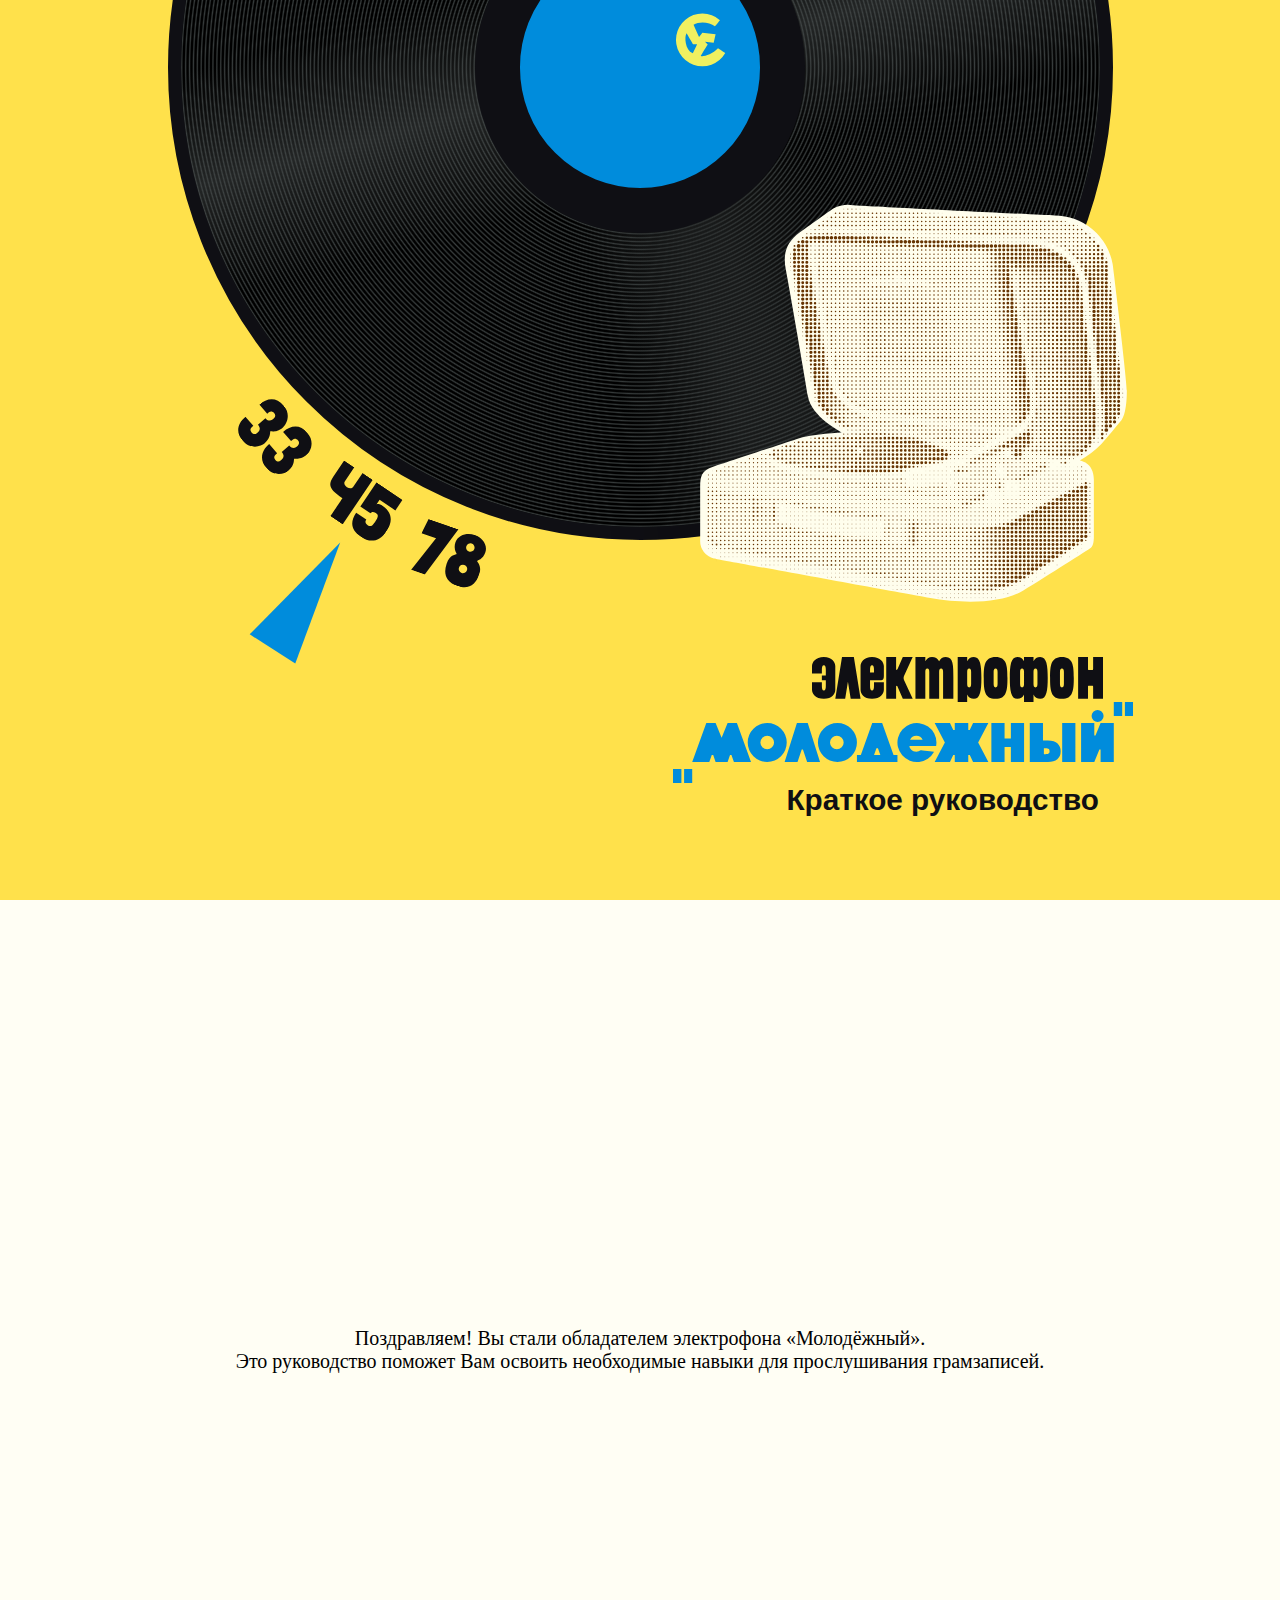
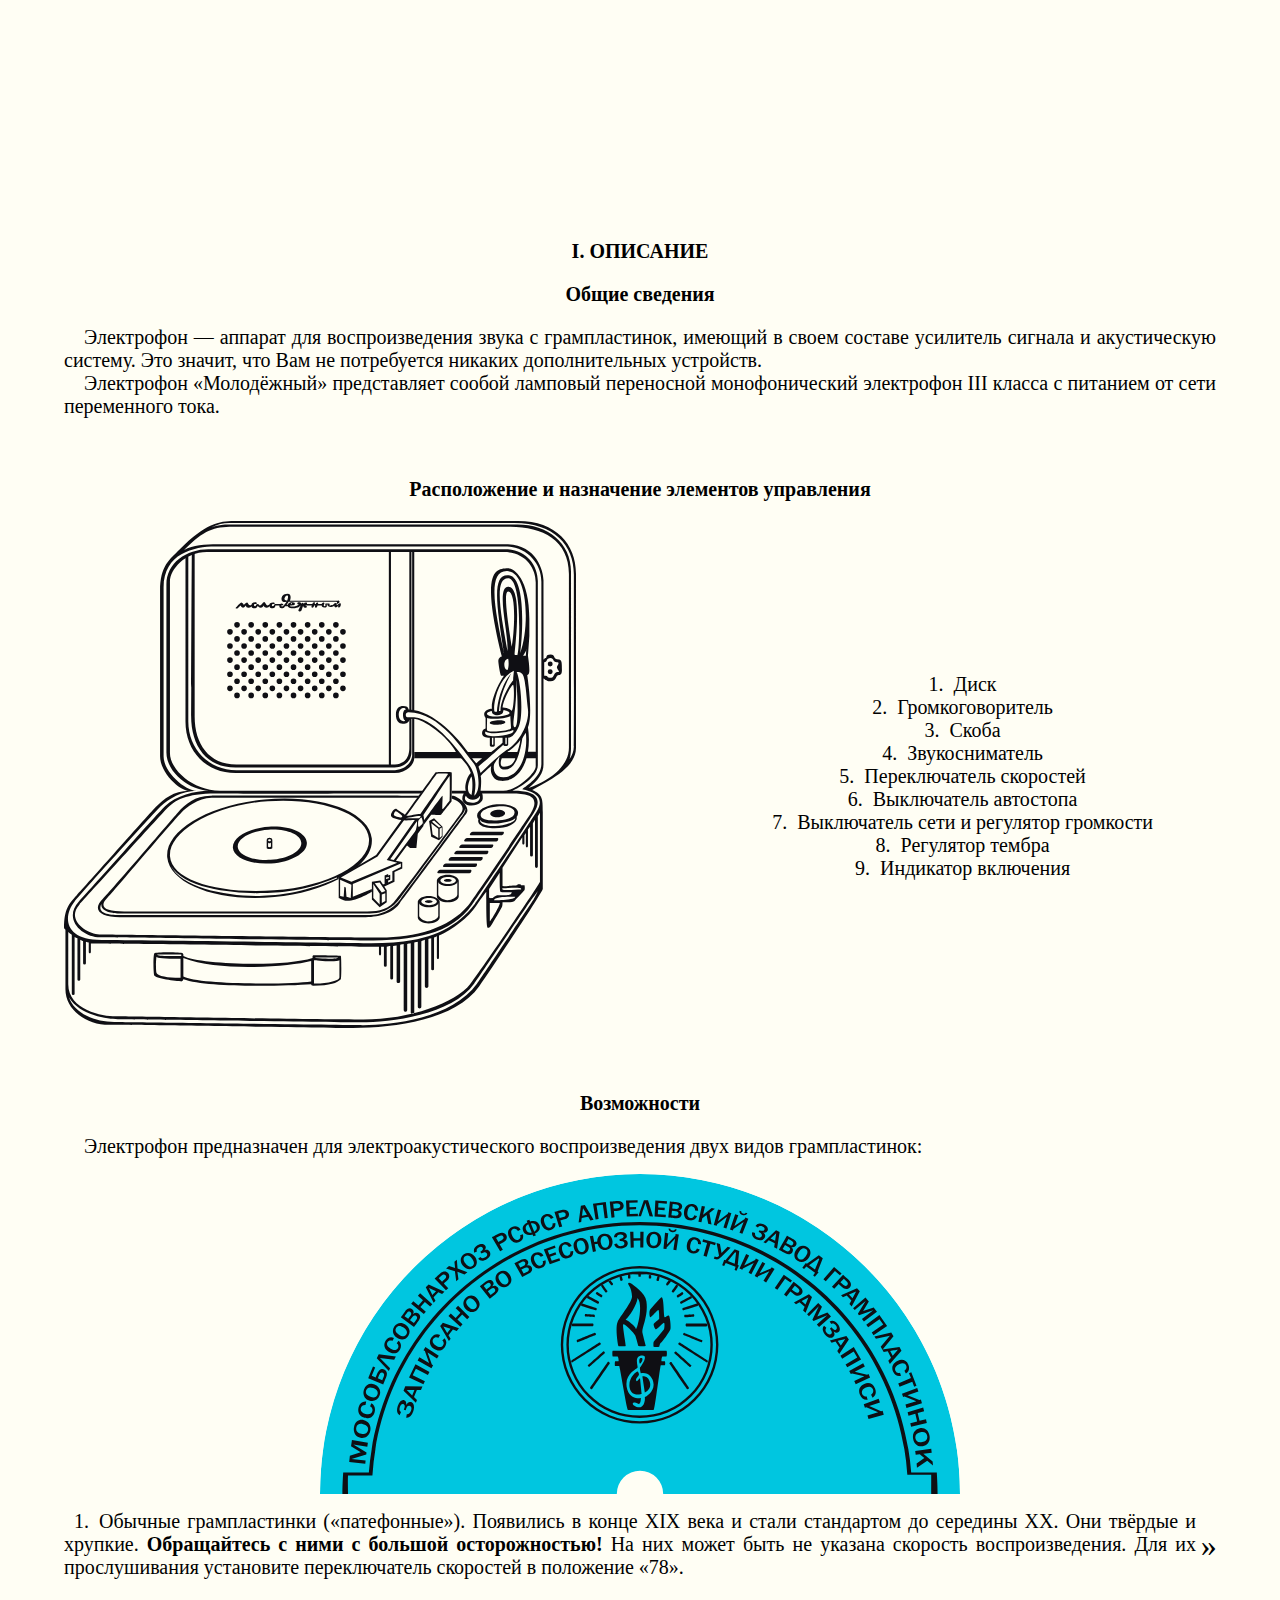
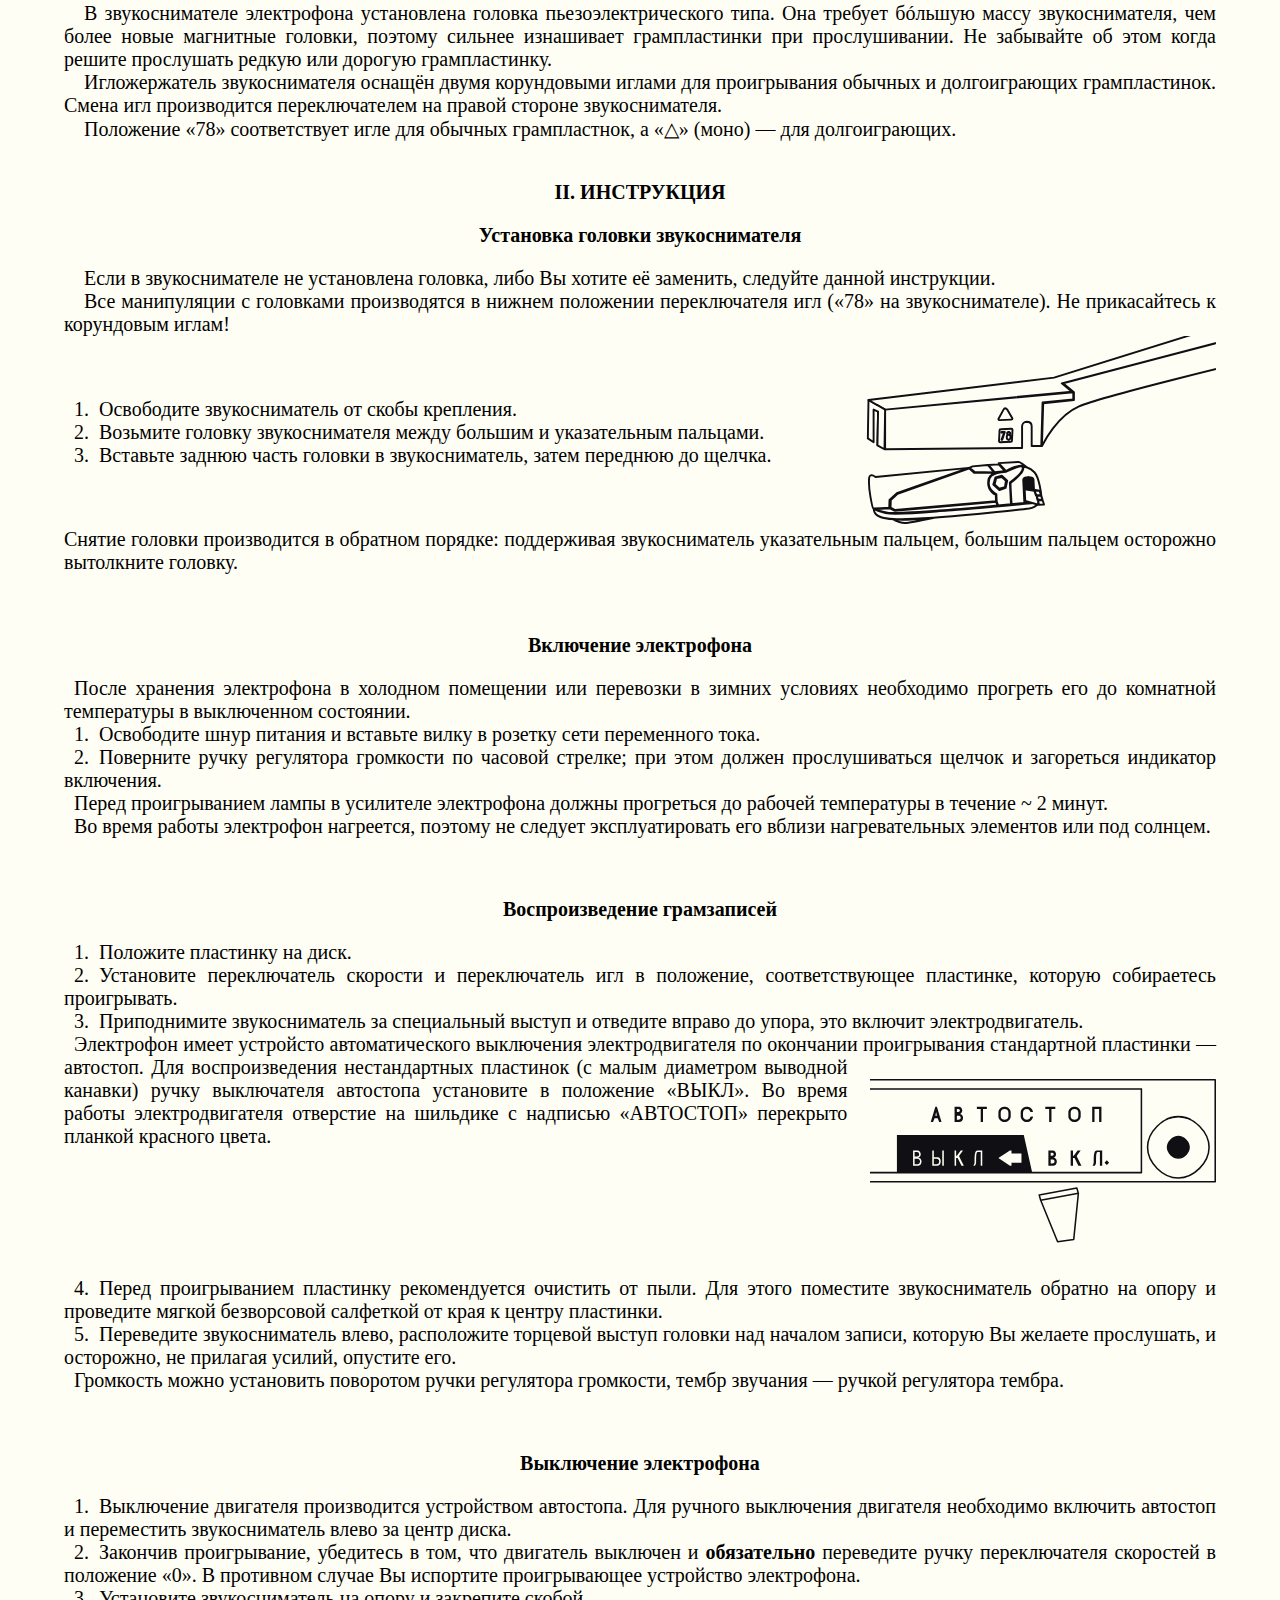
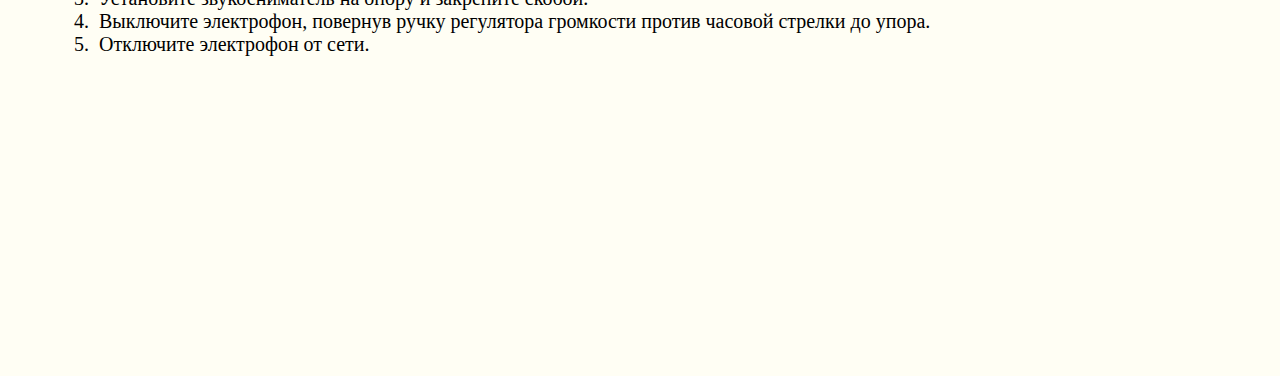
<file: index.html>
﻿<!DOCTYPE html>
<html>
  <head>
    <title>Электрофон «Молодёжный»</title>
    <link rel="icon" type="image/png" href="favicon.png">
    <script src="index.js"></script>
    <link href="index.css" rel="stylesheet" type="text/css" />
    <meta name="viewport" content="width=device-width, initial-scale=1">
  </head>
  <body>
    <section class="title">
      <div class="cover">
        <div class="vinyl">
          <div class="vinyl__base vinyl__base_45"></div><div class="vinyl__shadow vinyl__shadow_45"><div class="vinyl__label"></div></div>
        </div>
        <div class="speed-selector__arrow speed-selector__arrow_45"></div>
        <div class="speed-selector__numbers">
          <img class="speed-selector__33" src="33.svg" alt="33" /><img class="speed-selector__45" src="45.svg" alt="45" /><img class="speed-selector__78" src="78.svg" alt="78" />
        </div>
        <img class="cover__image" src="record-player_halftone.svg" alt="" />
        <img class="cover__electrophone" src="electrophone.svg" alt="электрофон" />
        <img class="cover__juvenile" src="juvenile.svg" alt="„молодёжный“" />
        <div class="cover__subheader">Краткое руководство</div>
      </div>
    </section>
    <section class="first page">
      <div class="page__paragraph">Поздравляем! Вы стали обладателем электрофона «Молодёжный».<br />Это руководство поможет Вам освоить необходимые навыки для прослушивания грамзаписей.</div>
    </section>
    <section class="second page">
      <h1 class="page__header">I. ОПИСАНИЕ</h1>
      <h2 class="page__subheader">Общие сведения</h2>
      <div class="page__paragraph">&emsp;Электрофон — аппарат для воспроизведения звука с грампластинок, имеющий в своем составе усилитель сигнала и акустическую систему. Это значит, что Вам не потребуется никаких дополнительных устройств.</div>
      <div class="page__paragraph">&emsp;Электрофон «Молодёжный» представляет сообой ламповый переносной монофонический электрофон III класса с питанием от сети переменного тока.</div>
    </section>
    <section class="third page">
      <h2 class="page__subheader">Расположение и назначение элементов управления</h2>
      <div class="scheme">
        <figure class="scheme__image">
            <object class="scheme__svg" data="scheme.svg" type="image/svg+xml"></object>
        </figure>
        <ol class="scheme__menu">
          <li class="scheme__menu-element" id="disc">1.&ensp;Диск</li>
          <li class="scheme__menu-element" id="speaker">2.&ensp;Громкоговоритель</li>
          <li class="scheme__menu-element" id="clamp">3.&ensp;Скоба</li>
          <li class="scheme__menu-element" id="tonearm">4.&ensp;Звукосниматель</li>
          <li class="scheme__menu-element" id="speed">5.&ensp;Переключатель скоростей</li>
          <li class="scheme__menu-element" id="autostop">6.&ensp;Выключатель автостопа</li>
          <li class="scheme__menu-element" id="volume">7.&ensp;Выключатель сети и регулятор громкости</li>
          <li class="scheme__menu-element" id="tone">8.&ensp;Регулятор тембра</li>
          <li class="scheme__menu-element" id="fusebox">9.&ensp;Индикатор включения</li>
        </ol>
        <div class="scheme__slider"></div>
      </div>
    </section>
    <section class="fourth page">
      <h2 class="page__subheader">Возможности</h2>
      <div class="page__paragraph">&emsp;Электрофон предназначен для электроакустического воспроизведения двух видов грампластинок:</div>
      <div class="label">
        <div class="label__SVG-container">
          <img class="label__SVG-img" src="" alt=""><img class="label__SVG-img label__SVG-img_down" src="" alt="" />
        </div>
        <div class="label__text">
        <div class="label__arrow-left label__arrow_hidden">«</div><div class="label__arrow-right">»</div>
          <div class="label__text-holder">
            <div class="page__paragraph label__text-78">&ensp;1.&ensp;Обычные грампластинки («патефонные»). Появились в конце XIX века и стали стандартом до середины XX. Они твёрдые и хрупкие. <strong>Обращайтесь с ними с большой осторожностью!</strong> На них может быть не указана скорость воспроизведения. Для их прослушивания установите переключатель скоростей в положение «78».</div>
            <div class="page__paragraph label__text-33">&ensp;2.&ensp;Долгоиграющие («виниловые»). Для увеличения времени проигрывания была уменшена ширина канавки, поэтому проигрываются такие пластинки более тонкой иглой на скорости 33⅓ или 45 об/мин.<br>Гибкие грампластинки воспроизводятся аналогично виниловым.</div>
          </div>
        </div>
      </div>
      <div class="page__paragraph"><br>&emsp;В звукоснимателе электрофона установлена головка пьезоэлектрического типа. Она требует бóльшую массу звукоснимателя, чем более новые магнитные головки, поэтому сильнее изнашивает грампластинки при прослушивании. Не забывайте об этом когда решите прослушать редкую или дорогую грампластинку.</div>
      <div class="page__paragraph">&emsp;Игложержатель звукоснимателя оснащён двумя корундовыми иглами для проигрывания обычных и долгоиграющих грампластинок. Смена игл производится переключателем на правой стороне звукоснимателя.</div>
      <div class="page__paragraph">&emsp;Положение «78» соответствует игле для обычных грампластнок, а «&#x25B3;» (моно) — для долгоиграющих.</div>
    </section>
    <section class="fifth page">
      <h1 class="page__header">II. ИНСТРУКЦИЯ</h1>
      <h2 class="page__subheader">Установка головки звукоснимателя</h2>
      <div class="page__paragraph">&emsp;Если в звукоснимателе не установлена головка, либо Вы хотите её заменить, следуйте данной инструкции.</div>
      <div class="page__paragraph">&emsp;Все манипуляции с головками производятся в нижнем положении переключателя игл («78» на звукоснимателе). Не прикасайтесь к корундовым иглам!</div>
      <div class="fifth__instructions">
        <div class="page__paragraph">&ensp;1.&ensp;Освободите звукосниматель от скобы крепления.</div>
        <div class="page__paragraph">&ensp;2.&ensp;Возьмите головку звукоснимателя между большим и указательным пальцами.</div>
        <div class="page__paragraph">&ensp;3.&ensp;Вставьте заднюю часть головки в звукосниматель, затем переднюю до щелчка.</div>
      </div>
      <img class="fifth__image" src="cartridge.svg" alt="" />
        <div class="page__paragraph">Cнятие головки производится в обратном порядке: поддерживая звукосниматель указательным пальцем, большим пальцем осторожно вытолкните головку.</div>
    </section>
    <section class="sixth page">
      <h2 class="page__subheader">Включение электрофона</h2>
      <div class="page__paragraph">&ensp;После хранения электрофона в холодном помещении или перевозки в зимних условиях необходимо прогреть его до комнатной температуры в выключенном состоянии.</div>
      <div class="page__paragraph">&ensp;1.&ensp;Освободите шнур питания и вставьте вилку в розетку сети переменного тока.</div>
      <div class="page__paragraph">&ensp;2.&ensp;Поверните ручку регулятора громкости по часовой стрелке; при этом должен прослушиваться щелчок и загореться индикатор включения.</div>
      <div class="page__paragraph">&ensp;Перед проигрыванием лампы в усилителе электрофона должны прогреться до рабочей температуры в течение ~ 2 минут.</div>
      <div class="page__paragraph">&ensp;Во время работы электрофон нагреется, поэтому не следует эксплуатировать его вблизи нагревательных элементов или под солнцем.</div>
    </section>
    <section class="seventh page">
      <h2 class="page__subheader">Воспроизведение грамзаписей</h2>
      <div class="page__paragraph">&ensp;1.&ensp;Положите пластинку на диск.</div>
      <div class="page__paragraph">&ensp;2.&ensp;Установите переключатель скорости и переключатель игл в положение, соответствующее пластинке, которую собираетесь проигрывать.</div>
      <div class="page__paragraph">&ensp;3.&ensp;Приподнимите звукосниматель за специальный выступ и отведите вправо до упора, это включит электродвигатель.</div>
      <div class="page__paragraph seventh__text">&ensp;Электрофон имеет устройсто автоматического выключения электродвигателя по окончании проигрывания стандартной пластинки  — автостоп.<img class="seventh__image" src="autostop.svg" alt="" /> Для воспроизведения нестандартных пластинок (с малым диаметром выводной канавки) ручку выключателя автостопа установите в положение «ВЫКЛ». Во время работы электродвигателя отверстие на шильдике с надписью «АВТОСТОП» перекрыто планкой красного цвета.</div>
      <div class="page__paragraph">&ensp;4.&ensp;Перед проигрыванием пластинку рекомендуется очистить от пыли. Для этого поместите звукосниматель обратно на опору и  проведите мягкой безворсовой салфеткой от края к центру пластинки.</div>
      <div class="page__paragraph">&ensp;5.&ensp;Переведите звукосниматель влево, расположите торцевой выступ головки над началом записи, которую Вы желаете прослушать, и осторожно, не прилагая усилий, опустите его.</div>
      <div class="page__paragraph">&ensp;Громкость можно установить поворотом ручки регулятора громкости, тембр звучания — ручкой регулятора тембра.</div>
    </section>
    <section class="eighth page">
      <h2 class="page__subheader">Выключение электрофона</h2>
      <div class="page__paragraph">&ensp;1.&ensp;Выключение двигателя производится устройством автостопа. Для ручного выключения двигателя необходимо включить автостоп и переместить звукосниматель влево за центр диска.</div>
      <div class="page__paragraph">&ensp;2.&ensp;Закончив проигрывание, убедитесь в том, что двигатель выключен и <strong>обязательно</strong> переведите ручку переключателя скоростей в положение «0». В противном случае Вы испортите проигрывающее устройство электрофона.</div>
      <div class="page__paragraph">&ensp;3.&ensp;Установите звукосниматель на опору и закрепите скобой.</div>
      <div class="page__paragraph">&ensp;4.&ensp;Выключите электрофон, повернув ручку регулятора громкости против часовой стрелки до упора.</div>
      <div class="page__paragraph">&ensp;5.&ensp;Отключите электрофон от сети.</div>
    </section>
  </body>
</html>
</file>
<file: index.css>
body, p, div {
  margin: 0;
}
img {
  -webkit-user-select: none;
  -moz-user-select: none;
  user-select: none;
}
body {
  background-color: #fffef4;
}
.page {
  display: flex;
  flex-wrap: wrap;
  margin: auto;
  text-align: center;
  background-color: #fffef4;
}
.page__paragraph {
  width: 90%;
  margin: 0 5%;
  text-align: justify;
  font: 1.25em Georgia, serif;
}
.page__header, .page__subheader {
  width: 90%;
  text-align: center;
}
.page__header {
  font: bold 1.25em Georgia, serif;
  margin: 2em auto -2em;
}
.page__subheader {
  font: bold 1.25em Georgia, serif;
  margin: 3em auto 1em;
}
.title {
  width: 100%;
  height: 100vh;
  background-color: #ffe14b;
}
.cover {
  position: relative;
  width: 100%;
  max-width: 112.5vh;
  height: 100vh;
  margin: 0 auto;
  overflow: hidden;
}
.speed-selector__numbers {
  position: absolute;
  top: 53vh;
  right: 68vh;
  height: 11.25vh;
  width: 37.5vh;
  font-family: Impact;
  font-size: 7.5vh;
  -webkit-tap-highlight-color: transparent;
  color: #0f0f14;
  transform: rotate(34deg);
  transform-origin: center;
}
.speed-selector__33,.speed-selector__45,.speed-selector__78 {
  height: 6vh;
  display: inline-block;
  cursor: pointer;
}
.speed-selector__33 {
  transform: rotate(15deg);
  transform-origin: bottom right;
}
.speed-selector__45 {
  margin: 0 4.5vh ;
}
.speed-selector__78 {
  transform: rotate(-15deg);
  transform-origin: bottom left;
}
.speed-selector__arrow {
  position: absolute;
  top: 5vh;
  right: 56.25vh;
  width: 0;
  height: 0;
  border: 3vh solid transparent;
  border-right: 62vh solid transparent;
  border-left: 14vh solid #008cdc;
  transform-origin: right;
  transition: transform .5s;
}
.speed-selector__arrow_33 {
  transform: rotate(-45deg);
}
.speed-selector__arrow_45 {
  transform: rotate(-57.5deg);
}
.speed-selector__arrow_78 {
  transform: rotate(-68deg);
}
.cover__image {
  position: absolute;
  top: 22.5vh;
  right: 1.5vh;
  width: 48.7vh;
}
.cover__electrophone {
  position: absolute;
  top: 73vh;
  right: 4.8vh;
  height: 5vh;
  text-align: right;
  font-family: Franklin Gothic Medium, Franklin Gothic, ITC Franklin Gothic;
  font-weight: 900;
  font-size: 6vh;
  color: #0f0f14;
}
.cover__juvenile {
  position: absolute;
  top: 78vh;
  right: 1.5vh;
  height: 9vh;
  text-align: right;
  font-family: Franklin Gothic Medium, Franklin Gothic, ITC Franklin Gothic;
  font-weight: 900;
  font-size: 7.5vh;
  color: #008cdc;
}
.cover__subheader {
  position: absolute;
  top: 87vh;
  right: 5.25vh;
  text-align: right;
  font: bold 3.3vh "Trebuchet MS", Helvetica, sans-serif;
  color: #0f0f14;
}
.vinyl {
  margin: auto;
  position: absolute;
  width: 105vh;
  height: 105vh;
  top: -45vh;
  right: 3.75vh;
  overflow: hidden;
}
.vinyl__base {
  position: absolute;
  width: 100%;
  height: 100%;
  top: 0;
  margin: 0;
  border-radius: 50%;
  border: 1.5vh solid #0f0f14;
  box-sizing: border-box;
  background:
    linear-gradient(65deg, transparent 40%, rgba(70, 75, 75, .3) 50%, transparent 60%) no-repeat 100% 0,
    linear-gradient(75deg, transparent 40%, rgba(70, 75, 75, .3) 50%, transparent 60%) no-repeat 0 100%,
    linear-gradient(-15deg, transparent 40%, rgba(70, 75, 75, .5) 50%, transparent 60%) no-repeat 0 100%,
    repeating-radial-gradient(#000, #000 .2%, #373c3c .4%, #000 .6%);
}
.vinyl__base_33 {
  animation: swing .9s linear infinite alternate;
}
.vinyl__base_45 {
  animation: swing .666666s linear infinite alternate;
}
.vinyl__base_78 {
  animation: swing .384615s linear infinite alternate;
}
.vinyl__shadow {
  display: -webkit-flex;
  display: flex;
  position: relative;
  width: 100%;
  height: 100%;
  top: 0;
  margin: 0;
  border-radius: 50%;
  background:
    linear-gradient(55deg, transparent 43%, rgba(0, 0, 0, .1) 50%, transparent 57%),
    linear-gradient(65deg, transparent 43%, rgba(0, 0, 0, .1) 50%, transparent 57%),
    linear-gradient(75deg, transparent 43%, rgba(0, 0, 0, .1) 50%, transparent 57%),
    linear-gradient(85deg, transparent 43%, rgba(0, 0, 0, .1) 50%, transparent 57%);
}
.vinyl__shadow_33 {
  animation: rotate 1.818181s linear infinite;
}
.vinyl__shadow_45 {
  animation: rotate 1.333333s linear infinite;
}
.vinyl__shadow_78 {
  animation: rotate .769231s linear infinite;
}
.vinyl__label {
  position: relative;
  margin: auto;
  box-sizing: border-box;
  width: 35%;
  height: 35%;
  border-radius: 50%;
  border: 5vh solid #0f0f14;
  background: url(lemz.svg) no-repeat 80% 20%, #008cdc;
  background-size: 50%;
}
.vinyl_paused {
  animation-play-state: paused;
}
@keyframes swing {
  0% { transform:rotate(-1deg); }
  100% { transform:rotate(1deg); }
}
@keyframes rotate {
  0% { transform:rotate(0deg); }
  100% { transform:rotate(360deg); }
}
.first {
  height: 100vh;
}
.first .page__paragraph {
  margin: auto;
  text-align: center;
}
.scheme {
  display: -webkit-flex;
  display: flex;
  flex-wrap: wrap;
  justify-content: center;
  width: 100%;
  margin: auto;
}
.scheme__image {
  width: 40%;
  margin: auto 5% auto 0;
}
.scheme__caption {
  font: italic 1em Georgia, serif;
  text-align: center;
}
.scheme__menu {
  width: 40%;
  margin: auto 0 auto 5%;
  padding: 0;
  list-style-type: none;
  font: 1.25em Georgia, serif;
  -webkit-tap-highlight-color: transparent;
}
.scheme__menu-element {
  padding-left: 1%;
  cursor: pointer;
}
.scheme__slider {
  position: absolute;
  left: 0;
  top: 0;
  width: 0;
  height: 0;
  opacity: 0;
  border: .05em solid #0f0f14;
  border-radius: .3em;
  transition: top .2s, left .2s, width .2s, height .2s;
}
.label {
  width: 90%;
  margin: auto;
}
.label__SVG-container {
  position: relative;
  width: 64vw;
  height: 32vw;
  max-width: 40em;
  max-height: 20em;
  margin: 1em auto;
  overflow: hidden;
}
.label__SVG-img {
  opacity: 1;
  position: absolute;
  top: 0;
  left: 0;
  width: 100%;
  height: 200%;
  border-radius: 50%;
  animation: spin_up .5s linear;
  animation-fill-mode: forwards;
}
.label__SVG-img_down {
  opacity: 0;
  animation-name: spin_down;
}
@keyframes spin_up {
  0% { opacity: 0; transform:matrix(-1, -.001, .001, -1, 0, 0); }
  100% { opacity: 1; transform:matrix(1, 0, 0, 1, 0, 0); }
}
@keyframes spin_down {
  0% { opacity: 1; transform:matrix(1, 0, 0, 1, 0, 0); }
  100% { opacity: 0; transform:matrix(-1, .001, -.001, -1, 0, 0); }
}
.label__text {
  position: relative;
  width: 100%;
  margin: auto;
  overflow-x: hidden;
}
.label__text-holder {
  position: relative;
  width: 200%;
}
.label__text-holder_animate {
  transition: transform .25s ease-out;
}
.label__text-33 {
  float: right;
  padding-left: 1em;
}
.label__text-78 {
  float: left;
  padding-right: 1em;
}
.label__text-33, .label__text-78 {
  display: inline-block;
  position: relative;
  width: 50%;
  height: 100%;
  margin: 0;
  box-sizing: border-box;
}
.label__arrow-left {
  left: 0;
}
.label__arrow-right {
  right: 0;
}
.label__arrow_animated {
  animation: beat 2s linear 8 alternate;
}
@keyframes beat {
  0% {transform: translate(5%, -50%)}
  80% {transform: translate(5%, -50%)}
  85% {transform: translate(-5%, -50%)}
  90% {transform: translate(20%, -50%)}
  95% {transform: translate(-5%, -50%)}
  100% {transform: translate(5%, -50%)}
}
.label__arrow-left, .label__arrow-right {
  position: absolute;
  top: 50%;
  transform: translate(5%, -50%);
  z-index: 1;
  font: 2em Georgia, serif;
  text-align: center;
  cursor: pointer;
  transition: opacity .2s ease-out;
}
.label__arrow_hidden {
  opacity: 0;
  z-index: -1;
  cursor: default;
  animation-play-state: paused;
}
.fifth__instructions {
  width: 60%;
  margin: auto 0 auto 5%;
}
.fifth__instructions .page__paragraph {
  width: 100%;
  margin: auto 0;
}
.fifth__image {
  width: 30%;
  height: 100%;
  margin: auto 5% auto 0;
}
.seventh__image {
  width: 30%;
  float: right;
  margin: 2% 0 2% 2%;
}
.eighth {
  margin-bottom: 25%;
}
@media screen and (orientation: portrait) and (max-aspect-ratio: 160/223) {
  .cover {
    width: 100%;
    height: 100%;
    margin: 0;
  }
  .speed-selector__arrow, .speed-selector__numbers {
    display: none;
  }
  .cover__image {
    top: initial;
    bottom: 50.125vw;
    right: 2.4vw;
    width: 77.918vw;
  }
  .cover__electrophone {
    top: initial;
    bottom: 35.2vw;
    right: 7.68vw;
    height: 8vw;
    font-size: 10vw;
  }
  .cover__juvenile {
    top: initial;
    bottom: 20.8vw;
    right: 2.4vw;
    height: 14.4vw;
    font-size: 12.5vw;
  }
  .cover__subheader {
    top: initial;
    bottom: 14.55vw;
    right: 8.4vw;
    font-size: 5.28vw;
  }
  .vinyl {
    right: 6vw;
    width: 168vw;
    height: 168vw;
    top: -72vw;
  }
  .vinyl__base {
    border-width: 2.5vw;
  }
  .vinyl__label {
    border-width: 8vw;
  }
  .scheme__image {
    width: 90%;
    margin: 0 auto;
  }
  .scheme__menu {
    width: 90%;
    margin: 1em 0 0 0;
    font: 1.25em Georgia, serif;
  }
  .scheme__menu-element {
    display: inline-block;
  }
  .label {
    width: 90vw;
  }
  .label__SVG-container {
    width: 90vw;
    height: 45vw;
  }
  .fifth__instructions {
    width: 90%;
    margin: auto 5%;
  }
  .fifth__image {
    width: 90%;
    height: 100%;
    margin: 5% auto;
  }
  .seventh__image {
    width: 100%;
    margin: 2% 0;
  }
}
</file>
